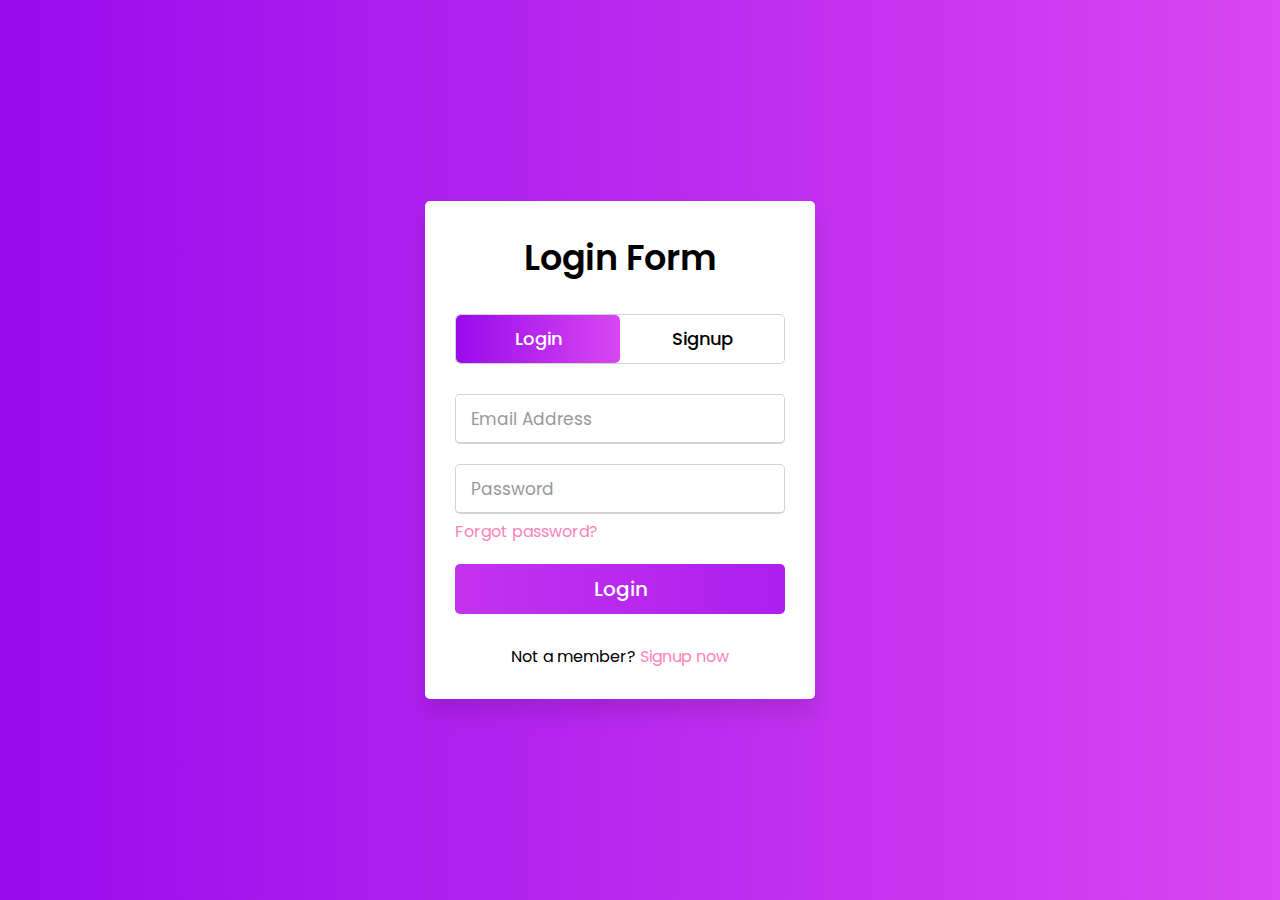
<file: login.html>
<!DOCTYPE html>

<html lang="en" dir="ltr">

<head>
    <meta charset="utf-8">
    <title>Login and Registration </title>
    <link rel="stylesheet" href="login.css">
    <link rel="stylesheet" href="https://cdn.jsdelivr.net/npm/bootstrap@4.6.1/dist/css/bootstrap.min.css"
        integrity="sha384-zCbKRCUGaJDkqS1kPbPd7TveP5iyJE0EjAuZQTgFLD2ylzuqKfdKlfG/eSrtxUkn" crossorigin="anonymous">
    <meta name="viewport" content="width=device-width, initial-scale=1.0">
    <link rel="icon" href="favicon.ico">
</head>

<body>
    <div class="container-fluid">
        <div class="wrapper">
            <div class="title-text">
                <div class="title login">
                    Login Form
                </div>
                <div class="title signup">
                    Signup Form
                </div>
            </div>
            <div class="form-container">
                <div class="slide-controls">
                    <input type="radio" name="slide" id="login" checked>
                    <input type="radio" name="slide" id="signup">
                    <label for="login" class="slide login">Login</label>
                    <label for="signup" class="slide signup">Signup</label>
                    <div class="slider-tab"></div>
                </div>
                <div class="form-inner">
                    <form action="#" class="login">
                        <div class="field">
                            <input type="text" placeholder="Email Address" required>
                        </div>
                        <div class="field">
                            <input type="password" placeholder="Password" required>
                        </div>
                        <div class="pass-link">
                            <a href="#">Forgot password?</a>
                        </div>
                        <div class="field btn">
                            <div class="btn-layer"></div>
                            <input type="submit" value="Login">
                        </div>
                        <div class="signup-link">
                            Not a member? <a href="">Signup now</a>
                        </div>
                    </form>
                    <form action="#" class="signup">
                        <div class="field">
                            <input type="text" placeholder="Email Address" required>
                        </div>
                        <div class="field">
                            <input type="password" placeholder="Password" required>
                        </div>
                        <div class="field">
                            <input type="password" placeholder="Confirm password" required>
                        </div>
                        <div class="field btn">
                            <div class="btn-layer"></div>
                            <input type="submit" value="Signup">
                        </div>
                    </form>
                </div>
            </div>
        </div>
    </div>
    <script src="login.js"></script>
    <script src="https://cdn.jsdelivr.net/npm/jquery@3.5.1/dist/jquery.slim.min.js"
        integrity="sha384-DfXdz2htPH0lsSSs5nCTpuj/zy4C+OGpamoFVy38MVBnE+IbbVYUew+OrCXaRkfj"
        crossorigin="anonymous"></script>
    <script src="https://cdn.jsdelivr.net/npm/bootstrap@4.6.1/dist/js/bootstrap.bundle.min.js"
        integrity="sha384-fQybjgWLrvvRgtW6bFlB7jaZrFsaBXjsOMm/tB9LTS58ONXgqbR9W8oWht/amnpF"
        crossorigin="anonymous"></script>
</body>

</html>
</file>
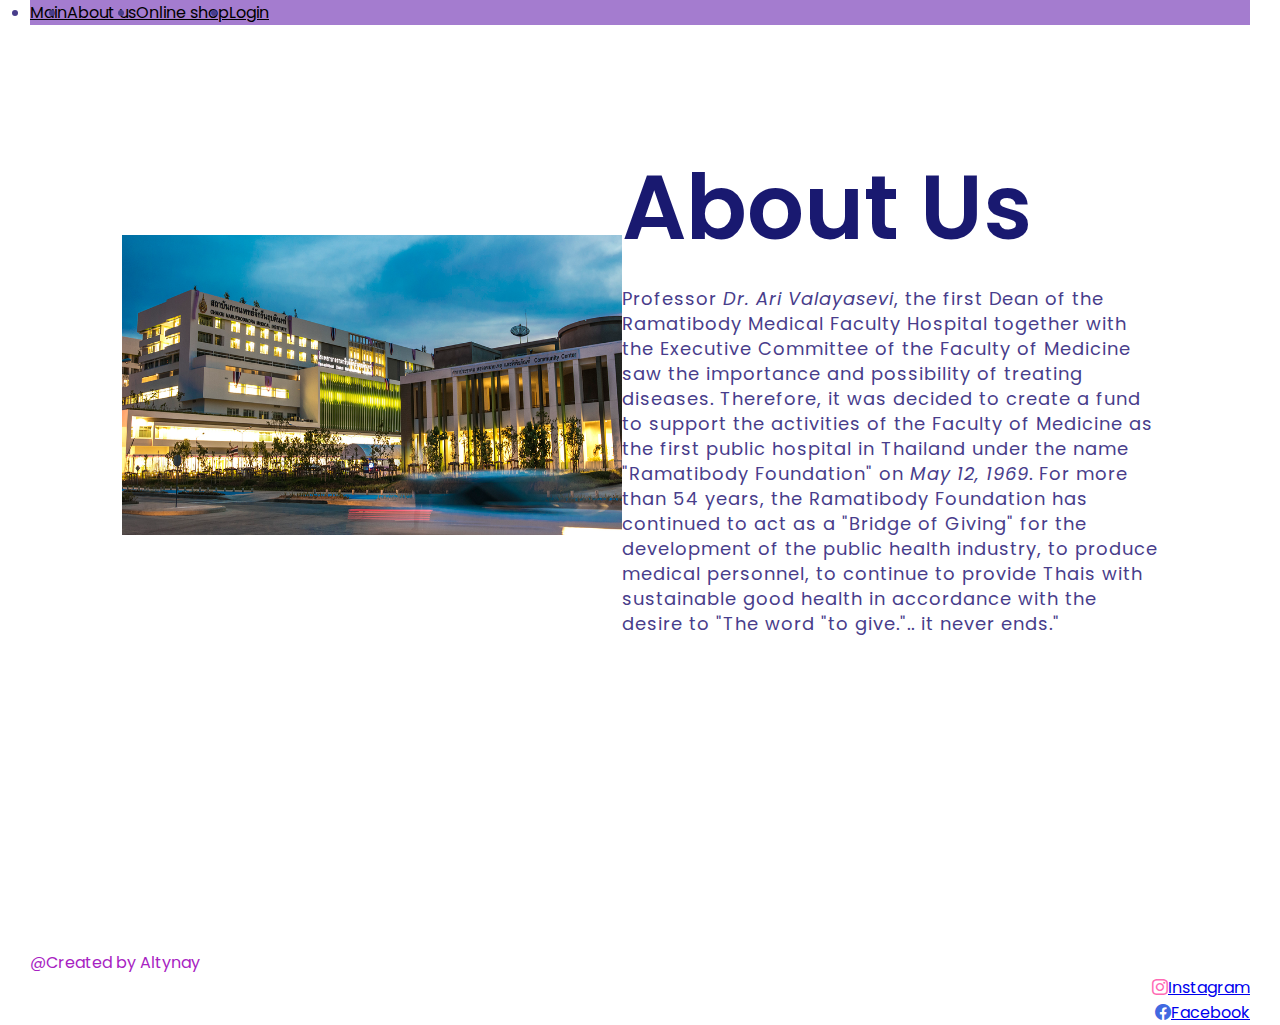
<file: page2.html>
<!DOCTYPE html>

<html lang="en">

<head>
    <meta charset="UTF-8">
    <meta name="viewport" content="width=device-width, initial-scale=1.0">
    <meta http-equiv="X-UA-Compatible" content="ie=edge">
    <title> About Us </title>
    <link rel="stylesheet" href="https://cdn.jsdelivr.net/npm/bootstrap@4.6.1/dist/css/bootstrap.min.css"
        integrity="sha384-zCbKRCUGaJDkqS1kPbPd7TveP5iyJE0EjAuZQTgFLD2ylzuqKfdKlfG/eSrtxUkn" crossorigin="anonymous">
    <link rel="stylesheet" href="styles.css" />

    <link rel="icon" href="favicon.ico">
    <link rel="stylesheet" href="https://cdn.jsdelivr.net/npm/bootstrap-icons@1.11.1/font/bootstrap-icons.css">
    <link rel="stylesheet" href="page2.css">
</head>

<body>

    <div class="NavigationMenu fixed-top">
        <div class="navbar">
            <div class="menu-icon" id="menuIcon">&#9776;</div>
            <ul class="nav nav-tabs nav-justified" id="navMenu">
                <li class="nav-item">
                    <a href="index.html" class="nav-link">Main</a>
                </li>
                <li class="nav-item">
                    <a href="page2.html" class="nav-link">About us</a>
                </li>
                <li class="nav-item">
                    <a href="shop.html" class="nav-link">Online shop</a>
                </li>
                <li class="nav-item">
                    <a href="login.html" class="nav-link">Login</a>
                </li>
            </ul>
        </div>
    </div>

    <br>

    <section class="about-us">
        <div class="row">
            <div class="about">
                <div class="col-md=6">
                    <img src="au.png" class="pic">
                </div>
                <div class="text">
                    <div class="col-md=6">
                        <h2>About Us</h2>

                        <p> Professor <em>Dr. Ari Valayasevi</em>, the first Dean of the Ramatibody Medical Faculty
                            Hospital
                            together
                            with the Executive Committee of the Faculty of Medicine saw the importance and possibility
                            of
                            treating diseases. Therefore, it was decided to create a fund to support the activities of
                            the
                            Faculty of Medicine as the first public hospital in Thailand under the name "Ramatibody
                            Foundation"
                            on <em>May 12, 1969</em>.
                            For more than 54 years, the Ramatibody Foundation has continued to act as a "Bridge of
                            Giving"
                            for
                            the
                            development of the public health industry, to produce medical personnel, to continue to
                            provide
                            Thais
                            with sustainable good health in accordance with the desire to "The word "to give.".. it
                            never
                            ends."
                    </div>
                </div>
            </div>
        </div>
    </section>




    <footer>
        <span>@Created by Altynay</span>
        <div class="icons">
            <a class="icons-item" href="https://instagram.com/ramafoundation?igshid=NzZhOTFlYzFmZQ==">
                <i class="bi bi-instagram" style="color: hotpink;"></i> Instagram</a>
            <a class="icons-item" href="https://www.facebook.com/RamaGiveShop/" target="_blank">
                <i class="bi bi-facebook" style="color: royalblue;"></i> Facebook</a>
        </div>
    </footer>
    <script src="page2.js"></script>
</body>



</html>
</file>
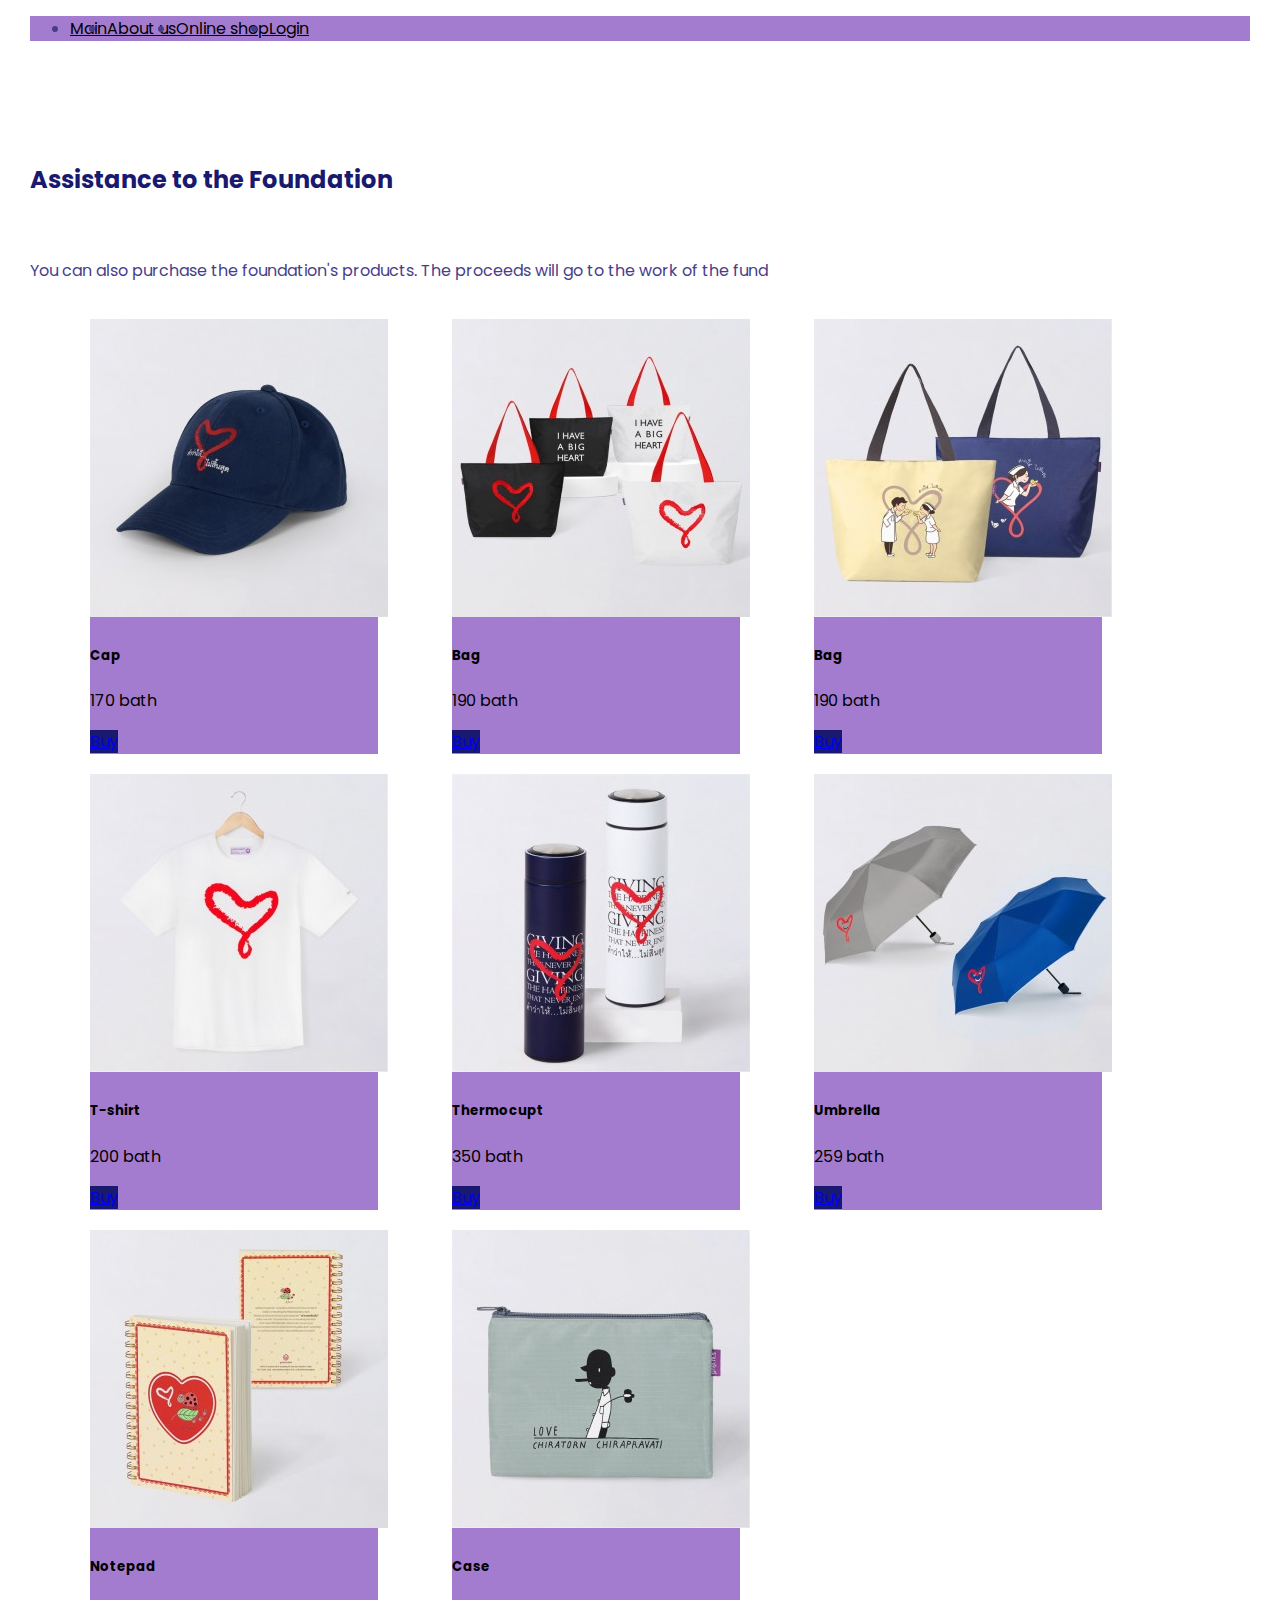
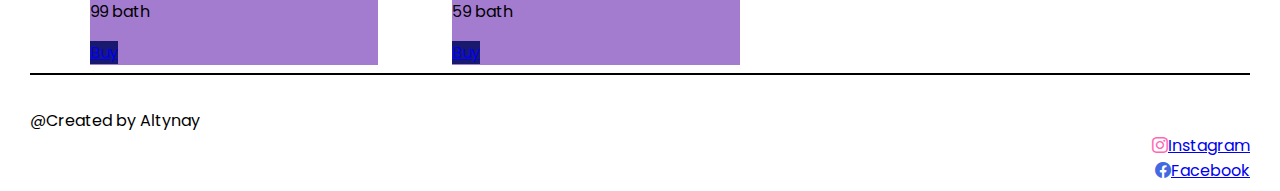
<file: shop.html>
<!DOCTYPE html>
<html lang="en">

<head>
    <meta charset="UTF-8">
    <meta name="viewport" content="width=device-width, initial-scale=1.0">
    <title>charity</title>
    <link rel="stylesheet" href="https://cdn.jsdelivr.net/npm/bootstrap@4.6.1/dist/css/bootstrap.min.css"
        integrity="sha384-zCbKRCUGaJDkqS1kPbPd7TveP5iyJE0EjAuZQTgFLD2ylzuqKfdKlfG/eSrtxUkn" crossorigin="anonymous">
    <link rel="stylesheet" href="styles.css" />

    <link rel="icon" href="favicon.ico">
    <link rel="stylesheet" href="https://cdn.jsdelivr.net/npm/bootstrap-icons@1.11.1/font/bootstrap-icons.css">

</head>



<body>

    <div class="NavigationMenu fixed-top">
        <div class="navbar">
            <div class="menu-icon" id="menuIcon">&#9776;</div>
            <ul class="nav nav-tabs nav-justified" id="navMenu">
                <li class="nav-item">
                    <a href="index.html" class="nav-link">Main</a>
                </li>
                <li class="nav-item">
                    <a href="page2.html" class="nav-link">About us</a>
                </li>
                <li class="nav-item">
                    <a href="shop.html" class="nav-link">Online shop</a>
                </li>
                <li class="nav-item">
                    <a href="login.html" class="nav-link">Login</a>
                </li>
            </ul>
        </div>
    </div>

    <br>

    <header>
        <h2>Assistance to the Foundation</h2>
    </header>

    <br>

    <p>You can also purchase the foundation's products. The proceeds will go to the work of the fund</p>
    <div class="card" style="width: 18rem;">
        <img src="kep.jpg" class="card-img-top" alt="...">
        <div class="card-body">
            <h5 class="card-title">Cap</h5>
            <p class="card-text">170 bath</p>
            <a href="#" class="btn btn-primary" id="buttonBuy1">Buy</a>
        </div>
    </div>
    <div class="card" style="width: 18rem;">
        <img src="shopp.jpg" class="card-img-top" alt="...">
        <div class="card-body">
            <h5 class="card-title">Bag</h5>
            <p class="card-text">190 bath</p>
            <a href="#" class="btn btn-primary" id="buttonBuy2">Buy</a>
        </div>
    </div>
    <div class="card" style="width: 18rem;">
        <img src="shopp2.jpg" class="card-img-top" alt="...">
        <div class="card-body">
            <h5 class="card-title">Bag</h5>
            <p class="card-text">190 bath</p>
            <a href="#" class="btn btn-primary" id="buttonBuy3">Buy</a>
        </div>
    </div>
    <div class="card" style="width: 18rem;">
        <img src="t.jpg" class="card-img-top" id="buttonBuy4" alt="...">
        <div class="card-body">
            <h5 class="card-title">T-shirt</h5>
            <p class="card-text">200 bath</p>
            <a href="#" class="btn btn-primary" id="buttonBuy4">Buy</a>
        </div>
    </div>
    <div class="card" style="width: 18rem;">
        <img src="term350.jpg" class="card-img-top" alt="...">
        <div class="card-body">
            <h5 class="card-title">Thermocupt</h5>
            <p class="card-text">350 bath</p>
            <a href="#" class="btn btn-primary" id="buttonBuy5">Buy</a>
        </div>
    </div>
    <div class="card" style="width: 18rem;">
        <img src="umbr259.jpg" class="card-img-top" alt="...">
        <div class="card-body">
            <h5 class="card-title">Umbrella</h5>
            <p class="card-text">259 bath</p>
            <a href="#" class="btn btn-primary" id="buttonBuy6">Buy</a>
        </div>
    </div>
    <div class="card" style="width: 18rem;">
        <img src="note99.jpg" class="card-img-top" alt="...">
        <div class="card-body">
            <h5 class="card-title">Notepad</h5>
            <p class="card-text">99 bath</p>
            <a href="#" class="btn btn-primary" id="buttonBuy7">Buy</a>
        </div>
    </div>
    <div class="card" style="width: 18rem;">
        <img src="pcase59.jpg" class="card-img-top" alt="...">
        <div class="card-body">
            <h5 class="card-title">Case</h5>
            <p class="card-text">59 bath</p>
            <a href="#" class="btn btn-primary" id="buttonBuy8">Buy</a>
        </div>
    </div>
    <hr>
    <br>


    <footer>
        <span>@Created by Altynay</span>
        <div class="icons">
            <a class="icons-item" href="https://instagram.com/ramafoundation?igshid=NzZhOTFlYzFmZQ==">
                <i class="bi bi-instagram" style="color: hotpink;"></i> Instagram</a>
            <a class="icons-item" href="https://www.facebook.com/RamaGiveShop/" target="_blank">
                <i class="bi bi-facebook" style="color: royalblue;"></i> Facebook</a>
        </div>
    </footer>
    <script src="shop.js"></script>
    <script src="https://cdn.jsdelivr.net/npm/jquery@3.5.1/dist/jquery.slim.min.js"
        integrity="sha384-DfXdz2htPH0lsSSs5nCTpuj/zy4C+OGpamoFVy38MVBnE+IbbVYUew+OrCXaRkfj"
        crossorigin="anonymous"></script>
    <script src="https://cdn.jsdelivr.net/npm/bootstrap@4.6.1/dist/js/bootstrap.bundle.min.js"
        integrity="sha384-fQybjgWLrvvRgtW6bFlB7jaZrFsaBXjsOMm/tB9LTS58ONXgqbR9W8oWht/amnpF"
        crossorigin="anonymous"></script>


</body>



</html>
</file>
<file: login.css>
@import url('https://fonts.googleapis.com/css?family=Poppins:400,500,600,700&display=swap');

* {
    margin: 0;
    padding: 0;
    box-sizing: border-box;
    font-family: 'Poppins', sans-serif;
}


body {
    display: flex;
    height: 100vh;
    width: 100%;
    background: -webkit-linear-gradient(left, #990aec, #d847f1);
    align-items: center;
    justify-content: center;

}

::selection {
    background: #429edc;
    color: #fff;
}

.container-fluid {
    position: relative;
    max-width: 430px;
    width: 100%;
    margin: 0 20px;
}

.wrapper {
    overflow: hidden;
    max-width: 390px;
    background: #fff;
    padding: 30px;
    border-radius: 5px;
    box-shadow: 0px 15px 20px rgba(0, 0, 0, 0.1);
    align-items: center;

}

.wrapper .title-text {
    display: flex;
    width: 200%;
}

.wrapper .title {
    width: 50%;
    font-size: 35px;
    font-weight: 600;
    text-align: center;
    transition: all 0.6s cubic-bezier(0.68, -0.55, 0.265, 1.55);
}

.wrapper .slide-controls {
    position: relative;
    display: flex;
    height: 50px;
    width: 100%;
    overflow: hidden;
    margin: 30px 0 10px 0;
    justify-content: space-between;
    border: 1px solid lightgrey;
    border-radius: 5px;
}

.slide-controls .slide {
    height: 100%;
    width: 100%;
    color: #fff;
    font-size: 18px;
    font-weight: 500;
    text-align: center;
    line-height: 48px;
    cursor: pointer;
    z-index: 1;
    transition: all 0.6s ease;
}

.slide-controls label.signup {
    color: #000;
}

.slide-controls .slider-tab {
    position: absolute;
    height: 100%;
    width: 50%;
    left: 0;
    z-index: 0;
    border-radius: 5px;
    background: -webkit-linear-gradient(left, #990aec, #d847f1);
    transition: all 0.6s cubic-bezier(0.68, -0.55, 0.265, 1.55);
}

input[type="radio"] {
    display: none;
}

#signup:checked~.slider-tab {
    left: 50%;
}

#signup:checked~label.signup {
    color: #fff;
    cursor: default;
    user-select: none;
}

#signup:checked~label.login {
    color: #000;
}

#login:checked~label.signup {
    color: #000;
}

#login:checked~label.login {
    cursor: default;
    user-select: none;
}

.wrapper .form-container {
    width: 100%;
    overflow: hidden;
}

.form-container .form-inner {
    display: flex;
    width: 200%;
}

.form-container .form-inner form {
    width: 50%;
    transition: all 0.6s cubic-bezier(0.68, -0.55, 0.265, 1.55);
}

.form-inner form .field {
    height: 50px;
    width: 100%;
    margin-top: 20px;
}

.form-inner form .field input {
    height: 100%;
    width: 100%;
    outline: none;
    padding-left: 15px;
    border-radius: 5px;
    border: 1px solid lightgrey;
    border-bottom-width: 2px;
    font-size: 17px;
    transition: all 0.3s ease;
}

.form-inner form .field input:focus {
    border-color: #fc83bb;
}

.form-inner form .field input::placeholder {
    color: #999;
    transition: all 0.3s ease;
}

form .field input:focus::placeholder {
    color: #b3b3b3;
}

.form-inner form .pass-link {
    margin-top: 5px;
}

.form-inner form .signup-link {
    text-align: center;
    margin-top: 30px;
}

.form-inner form .pass-link a,
.form-inner form .signup-link a {
    color: #fc83bb;
    text-decoration: none;
}

.form-inner form .pass-link a:hover,
.form-inner form .signup-link a:hover {
    text-decoration: underline;
}

form .btn {
    height: 50px;
    width: 100%;
    border-radius: 5px;
    position: relative;
    overflow: hidden;
}

form .btn .btn-layer {
    height: 100%;
    width: 300%;
    position: absolute;
    left: -100%;
    background: -webkit-linear-gradient(right, #990aec, #d847f1);
    border-radius: 5px;
    transition: all 0.4s ease;
    ;
}

form .btn:hover .btn-layer {
    left: 0;
}

form .btn input[type="submit"] {
    height: 100%;
    width: 100%;
    z-index: 1;
    position: relative;
    background: none;
    border: none;
    color: #fff;
    padding-left: 0;
    border-radius: 5px;
    font-size: 20px;
    font-weight: 500;
    cursor: pointer;
}
</file>
<file: styles.css>
@import url('https://fonts.googleapis.com/css2?family=Poppins:wght@200;300;400;500&display=swap');

* {
    font-family: 'Poppins', sans-serif;
}

body {
    background-color: rgb(255, 255, 255);


    /*padding-left: 40px;
    padding-right: 40px;*/
    margin-left: 30px;
    margin-right: 30px;
}
.menu-icon {
    cursor: pointer;
    display: none;
    font-size: 24px;
}

#navMenu {
    display: flex;
}

.NavigationMenu {
    background-color: rgb(164, 124, 207);
}

.navbar {
    justify-content: center;
}

.navbar a {
    color: black;
}

.navbar a:hover {
    color: rgb(92, 108, 108)
}

header {
    margin-top: 80px;
}

.d-flex {
    display: flex;
}

.d-flex img {
    padding-right: 15px;
    height: 400px;
    padding-left: 15px;
}

h1 {
    text-align: center;
}

.card {
    justify-content: center;
    display: inline-block;
    margin-right: 10px;
    margin-left: 60px;
    margin-top: 20px;
    vertical-align: top;
    background-color: rgb(164, 124, 207);
}

.card-text {
    color: black;
}

.card-title {
    color: black;
}

.btn-primary {
    background-color: midnightblue;
}





hr {
    border-style: none;
    background-color: black;
    height: 2px;

}

h2,
h3 {
    color: midnightblue;
}

p {
    color: DarkSlateBlue;
}

li {
    color: DarkSlateBlue;
}

h1 {
    color: midnightblue;
}

.collapse {
    background-color: rgb(62, 182, 180);
}

.col-lg-8 {
    margin-bottom: 20px;

    padding: 10px;
}

.col-lg-4 {
    margin-bottom: 20px;

    padding: 10px;

}

.d-block {
    width: 350px;
}

.carousel-control-prev {
    filter: invert(100%);
}

.carousel-control-next {
    filter: invert(100%);
}

 footer .icons span{
    display: flex;
    justify-content: start;
}
footer .icons .icons-item{
    display: flex;
    justify-content: end;
}
.shadow-pop-tr:hover{
    -webkit-animation: shadow-pop-tr 0.3s cubic-bezier(0.470, 0.000, 0.745, 0.715) both;
    animation: shadow-pop-tr 0.3s cubic-bezier(0.470, 0.000, 0.745, 0.715) both;
}
.shadow-pop-tr{
    background: linear-gradient(45deg, #ff6b6b, #9e17f1);
    color: white;
    border: none;
    padding: 10px 20px;
    font-size: 16px;
    border-radius: 5px;
    transition: background 0.3s, box-shadow 0.3s;
}
.shadow-pop-tr.animate{
    background: linear-gradient(45deg, #ff6b6b, #9e17f1);
    box-shadow: 0 0 10px rgba(158, 23, 241, 0.8), 0 0 20px rgba(255, 107, 107, 0.8);
}
@-webkit-keyframes shadow-pop-tr {
    0% {
        -webkit-box-shadow: 0 0 #3e3e3e, 0 0 #3e3e3e, 0 0 #3e3e3e, 0 0 #3e3e3e, 0 0 #3e3e3e, 0 0 #3e3e3e, 0 0 #3e3e3e, 0 0 #3e3e3e;
        box-shadow: 0 0 #3e3e3e, 0 0 #3e3e3e, 0 0 #3e3e3e, 0 0 #3e3e3e, 0 0 #3e3e3e, 0 0 #3e3e3e, 0 0 #3e3e3e, 0 0 #3e3e3e;
        -webkit-transform: translateX(0) translateY(0);
        transform: translateX(0) translateY(0);
    }
    100% {
        -webkit-box-shadow: 1px -1px #3e3e3e, 2px -2px #3e3e3e, 3px -3px #3e3e3e, 4px -4px #3e3e3e, 5px -5px #3e3e3e, 6px -6px #3e3e3e, 7px -7px #3e3e3e, 8px -8px #3e3e3e;
        box-shadow: 1px -1px #3e3e3e, 2px -2px #3e3e3e, 3px -3px #3e3e3e, 4px -4px #3e3e3e, 5px -5px #3e3e3e, 6px -6px #3e3e3e, 7px -7px #3e3e3e, 8px -8px #3e3e3e;
        -webkit-transform: translateX(-8px) translateY(8px);
        transform: translateX(-8px) translateY(8px);
    }
}
@keyframes shadow-pop-tr {
    0% {
        -webkit-box-shadow: 0 0 #3e3e3e, 0 0 #3e3e3e, 0 0 #3e3e3e, 0 0 #3e3e3e, 0 0 #3e3e3e, 0 0 #3e3e3e, 0 0 #3e3e3e, 0 0 #3e3e3e;
        box-shadow: 0 0 #3e3e3e, 0 0 #3e3e3e, 0 0 #3e3e3e, 0 0 #3e3e3e, 0 0 #3e3e3e, 0 0 #3e3e3e, 0 0 #3e3e3e, 0 0 #3e3e3e;
        -webkit-transform: translateX(0) translateY(0);
        transform: translateX(0) translateY(0);
    }
    100% {
        -webkit-box-shadow: 1px -1px #3e3e3e, 2px -2px #3e3e3e, 3px -3px #3e3e3e, 4px -4px #3e3e3e, 5px -5px #3e3e3e, 6px -6px #3e3e3e, 7px -7px #3e3e3e, 8px -8px #3e3e3e;
        box-shadow: 1px -1px #3e3e3e, 2px -2px #3e3e3e, 3px -3px #3e3e3e, 4px -4px #3e3e3e, 5px -5px #3e3e3e, 6px -6px #3e3e3e, 7px -7px #3e3e3e, 8px -8px #3e3e3e;
        -webkit-transform: translateX(-8px) translateY(8px);
        transform: translateX(-8px) translateY(8px);
    }
}
</file>
<file: page2.css>
@import url('https://fonts.googleapis.com/css2?family=Poppins:wght@200;300;400;500&display=swap');

* {
    margin: 0;
    padding: 0;
    box-sizing: border-box;
    font-family: 'Poppins', sans-serif;
}

.about-us {
    height: 100vh;
    width: 100%;
    padding-top: 100px;
    padding: 90px 0;

}

h2 {
    font-size: 10px;
}

.pic {
    height: 300px;
    width: 500px;
}

.about {
    width: 1130px;
    max-width: 85%;
    margin: 0 auto;
    display: flex;
    align-items: center;
    justify-content: space-around;
}

.text {
    width: 540px;
}

.text h2 {
    font-size: 90px;
    font-weight: 600;
    margin-bottom: 10px;

}

.text h5 {
    font-size: 22px;
    font-weight: 500;
    margin-bottom: 20px;
}

span {
    color: #a722c2;
}

.text p {
    font-size: 18px;
    line-height: 25px;
    letter-spacing: 1px;
}
</file>
